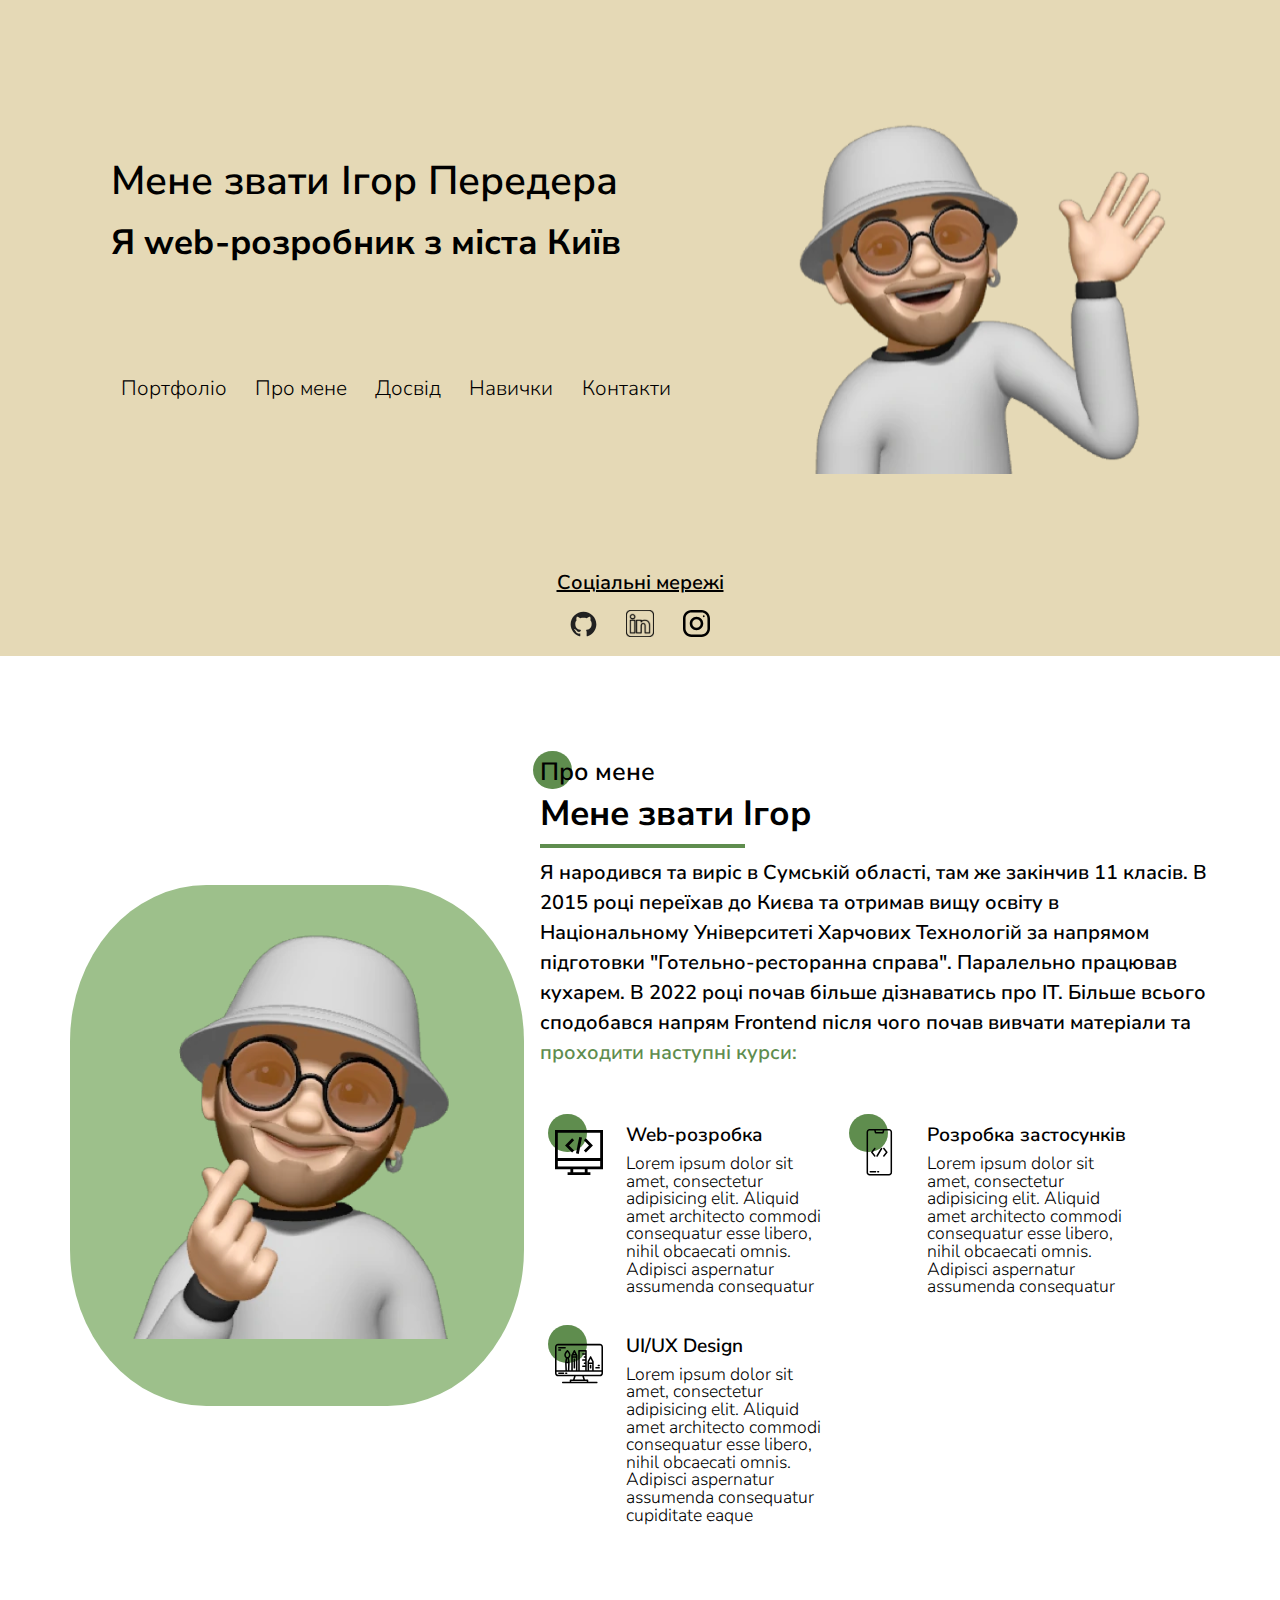
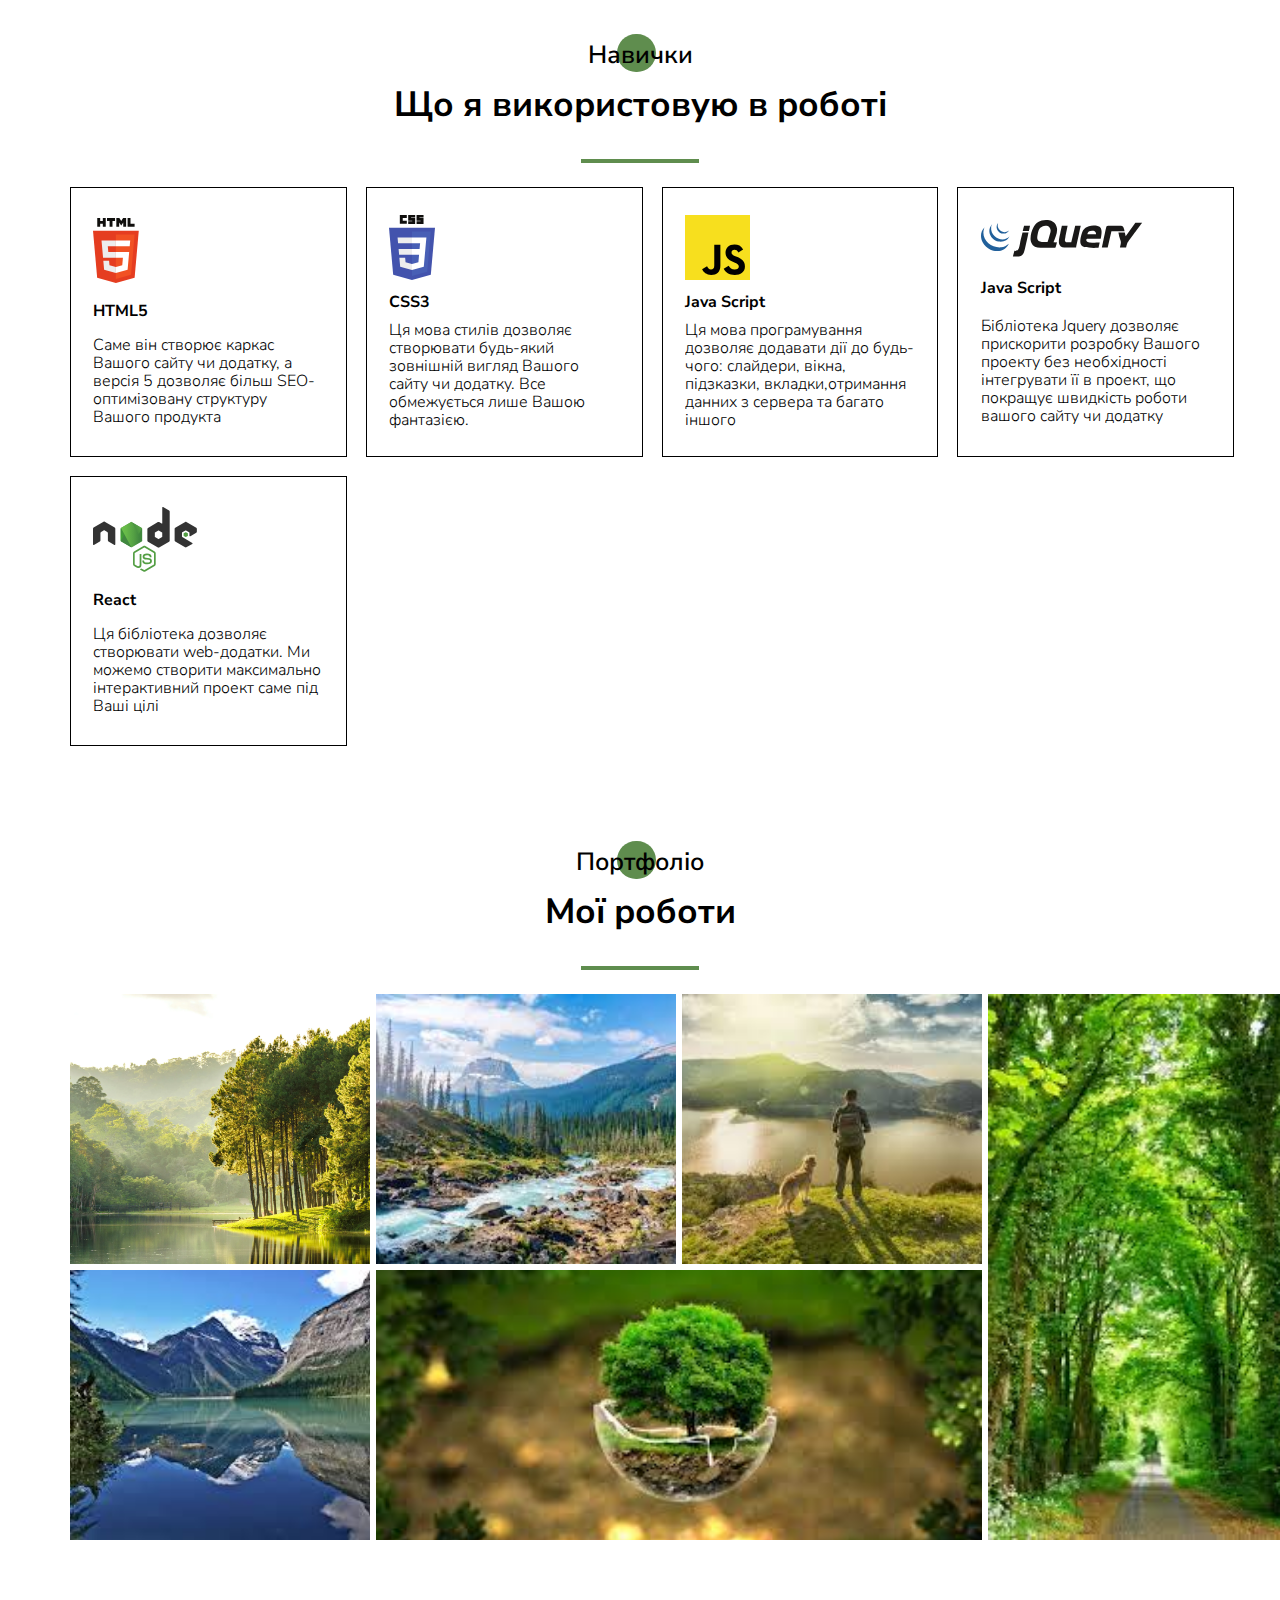
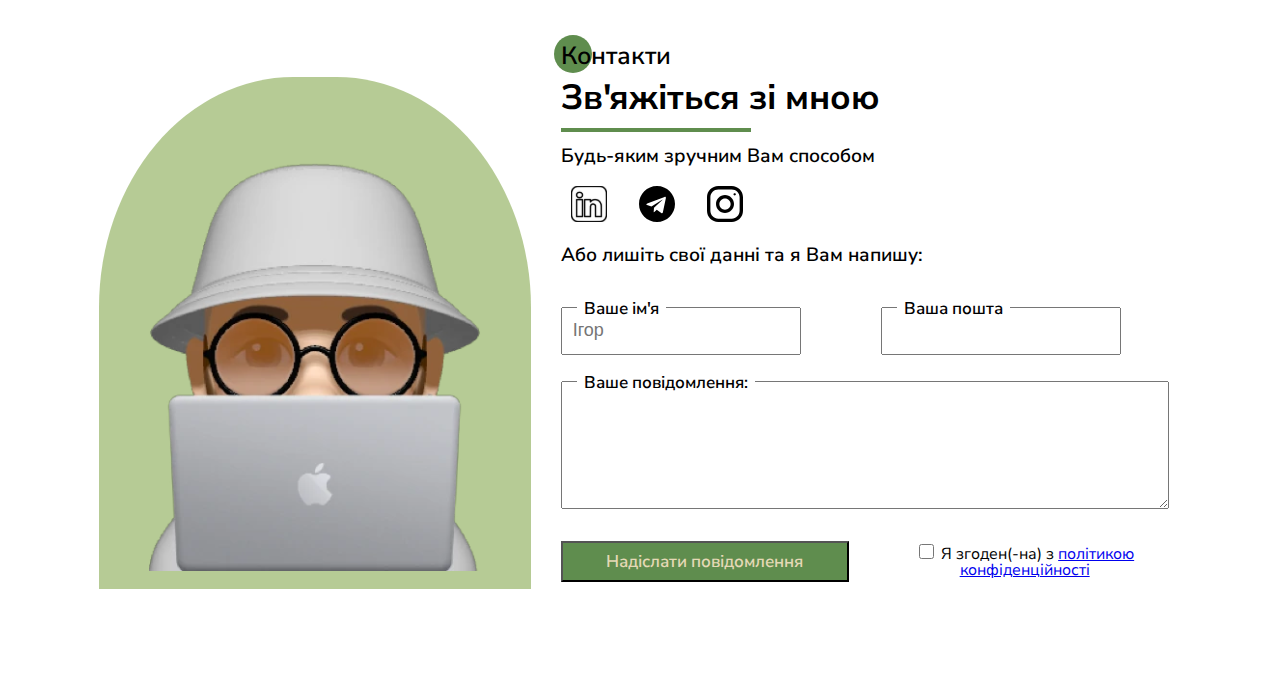
<file: portfolio/index.html>
<!DOCTYPE html>
<html lang="ua">
<head>
  <meta charset="UTF-8">
  <title>Peredera Ihor Portfolio</title>
  <link rel="stylesheet" href="style/style.css">
  <link rel="preconnect" href="https://fonts.googleapis.com">
  <link rel="preconnect" href="https://fonts.gstatic.com" crossorigin>
  <link href="https://fonts.googleapis.com/css2?family=Nunito+Sans:ital,wght@0,300;0,600;1,700&display=swap"
        rel="stylesheet">
</head>
<body>
<div class="page-wrap">
  <div class="promo">
    <div class="promo-content">
      <div class="promo-content__about">
        <h1>
          Мене звати Ігор Передера <br>
          <span>Я web-розробник з міста Київ</span>
        </h1>
        <div class="promo-navigation">
          <div class="promo-navigation-item">Портфоліо</div>
          <div class="promo-navigation-item">Про мене</div>
          <div class="promo-navigation-item">Досвід</div>
          <div class="promo-navigation-item">Навички</div>
          <div class="promo-navigation-item">Контакти</div>
        </div>
      </div>
      <div class="promo-content__photo">
        <img src="img/promo/main-photo.svg" alt="">
      </div>
    </div>
    <div class="promo-footer social">
      <div class="social-title">Соціальні мережі</div>

      <div class="git">
        <a href="https://github.com/perederaaai" target="_blank">
          <img src="img/social/Github.svg" alt="git" class="git-logo"></a>
      </div>
      <div class="linkedin">
        <a href="https://www.linkedin.com/in/ihor-peredera-26553726b/" target="_blank">
          <img src="img/social/linkedin.svg" alt="linkedin" class="linkedin-logo"></a>
      </div>
      <div class="instagram">
        <a href="https://www.instagram.com/perederaaai/" target="_blank">
          <img src="img/social/Instagram.svg" alt="inst" class="instagram-logo"></a>
      </div>
    </div>
  </div>

  <div class="about">
    <div class="about-photo">
      <img src="img/about/main-about.svg" alt="photo">
    </div>
    <div class="about-info">
      <div class="about-title"><p>Про мене</p>
        <div class="about-title__color"></div>
      </div>
      <h2 class="about-name">Мене звати Ігор</h2>
      <div class="about-info__hr"></div>
      <div class="about-info__text">
        Я народився та виріс в Сумській області, там же закінчив 11 класів.
        В 2015 році переїхав до Києва та отримав вищу освіту в Національному Університеті
        Харчових Технологій за напрямом підготовки "Готельно-ресторанна справа".
        Паралельно працював кухарем. В 2022 році почав більше дізнаватись про ІТ.
        Більше всього сподобався напрям Frontend після чого почав вивчати матеріали та
        <span>проходити наступні курси:</span>
      </div>

      <div class="courses">
        <div class="courses-skill">
          <div class="courses-skill__photo">
            <div class="courses-skill__photo-mark">
            </div>
            <img src="img/about/web-icon.svg" alt="web">
          </div>
          <div class="courses-skill__text">
            <div class="courses-skill__text-title">
              Web-розробка
            </div>
            Lorem ipsum dolor sit amet, consectetur adipisicing elit.
            Aliquid amet architecto commodi
            consequatur esse libero, nihil obcaecati omnis. Adipisci
            aspernatur assumenda consequatur
          </div>
        </div>
        <div class="courses-skill">
          <div class="courses-skill__photo">
            <div class="courses-skill__photo-mark">
            </div>
            <img src="img/about/mobile-icon.svg" alt="mobile">
          </div>
          <div class="courses-skill__text">
            <div class="courses-skill__text-title">
              Розробка застосунків
            </div>
            Lorem ipsum dolor sit amet, consectetur adipisicing elit.
            Aliquid amet architecto commodi
            consequatur esse libero, nihil obcaecati omnis. Adipisci
            aspernatur assumenda consequatur
          </div>
        </div>
        <div class="courses-skill">
          <div class="courses-skill__photo">
            <div class="courses-skill__photo-mark">
            </div>
            <img src="img/about/design-icon.svg" alt="design">
          </div>
          <div class="courses-skill__text">
            <div class="courses-skill__text-title">
              UI/UX Design
            </div>
            Lorem ipsum dolor sit amet, consectetur adipisicing elit.
            Aliquid amet architecto commodi
            consequatur esse libero, nihil obcaecati omnis. Adipisci
            aspernatur assumenda consequatur cupiditate eaque
          </div>
        </div>
      </div>
    </div>
  </div>

  <div class="practice">
    <div class="practice-title">
      <h3>Навички</h3>
      <div class="practice-title__mark"></div>
    </div>
    <div class="practice-sub-title">
      Що я використовую в роботі
    </div>
    <div class="practice-hr"></div>
    <div class="practice-content">
      <div class="item-skill">
        <div class="item-skill__img">
          <img src="img/practice/html5.svg" alt="">
        </div>
        <div class="item-skill__title">
          HTML5
        </div>
        <div class="item-skill__descr">
          Саме він створює каркас Вашого сайту чи додатку, а версія 5 дозволяє
          більш SEO-оптимізовану структуру Вашого продукта
        </div>
      </div>
      <div class="item-skill">
        <div class="item-skill__img">
          <img src="img/practice/css3.svg" alt="">
        </div>
        <div class="item-skill__title">
          CSS3
        </div>
        <div class="item-skill__descr">

          Ця мова стилів дозволяє створювати будь-який зовнішній вигляд
          Вашого сайту чи додатку. Все обмежується лише Вашою фантазією.
        </div>
      </div>
      <div class="item-skill">
        <div class="item-skill__img">
          <img src="img/practice/JS.svg" alt="">
        </div>
        <div class="item-skill__title">
          Java Script
        </div>
        <div class="item-skill__descr">
          Ця мова програмування дозволяє додавати дії до будь-чого:
          слайдери, вікна, підзказки, вкладки,отримання данних з сервера
          та багато іншого
        </div>
      </div>
      <div class="item-skill">
        <div class="item-skill__img">
          <img src="img/practice/Jquery.svg" alt="">
        </div>
        <div class="item-skill__title">
          Java Script
        </div>
        <div class="item-skill__descr">
          Бібліотека Jquery дозволяє прискорити розробку Вашого проекту
          без необхідності інтегрувати її в проект, що покращує швидкість роботи
          вашого сайту чи додатку
        </div>
      </div>
      <div class="item-skill">
        <div class="item-skill__img">
          <img src="img/practice/Node.js.svg" alt="">
        </div>
        <div class="item-skill__title">
          React
        </div>
        <div class="item-skill__descr">
          Ця бібліотека дозволяє створювати web-додатки.
          Ми можемо створити максимально інтерактивний проект саме під Ваші цілі
        </div>
      </div>

    </div>

    <div class="portfolio">
      <div class="portfolio-title">
        <h3>Портфоліо</h3>
        <div class="portfolio-title__mark"></div>
      </div>
      <div class="portfolio-sub-title">
        Мої роботи
      </div>
      <div class="portfolio-hr"></div>
      <div class="portfolio-wrapper">
        <div class="portfolio-item">
          <a href="#">
            <img src="img/portfolio/gettyimages-1146431497.webp" alt="1">
          </a>
        </div>
        <div class="portfolio-item">
          <a href="#">
            <img src="img/portfolio/2photo.jpeg" alt="2">
          </a>
        </div>
        <div class="portfolio-item">
          <a href="#">
            <img src="img/portfolio/3photo.jpeg" alt="3">
          </a>
        </div>
        <div class="portfolio-item portfolio-item-horizontal">
          <a href="#">
            <img src="img/portfolio/4photo.jpeg" alt="4">
          </a>
        </div>
        <div class="portfolio-item">
          <a href="#">
            <img src="img/portfolio/5photo.jpeg" alt="5">
          </a>
        </div>
        <div class="portfolio-item portfolio-item-vertical">
          <a href="#">
            <img src="img/portfolio/6photo.jpeg" alt="6">
          </a>
        </div>
      </div>
    </div>
  </div>

  <div class="contacts">
    <div class="contacts-photo">
      <img src="img/contacts/lastPhoto.svg" alt="">
    </div>
    <div class="contacts-wrapper">
      <div class="contacts-title"><p>Контакти</p>
        <div class="contacts-title__color"></div>
      </div>
      <div class="contacts-name">Зв'яжіться зі мною</div>
      <div class="contacts-hr"></div>

      <div class="contacts-descr">
        Будь-яким зручним Вам способом
      </div>
      <div class="contacts-app">
        <a href="https://www.linkedin.com/in/ihor-peredera-26553726b/">
          <img src="img/social/linkedin.svg" alt="linkedin"></a>
        <a href="https://t.me/perederai">
          <img src="img/social/Telegram.svg" alt="tg"></a>
        <a href="https://www.instagram.com/perederaaai/">
          <img src="img/social/Instagram.svg" alt="inst">
        </a>
      </div>
      <div class="contacts-descr">
        Або лишіть свої данні та я Вам напишу:
      </div>
      <form action="#" class="contacts-form">
        <div class="contacts-form__input"><input type="text" id="name" required placeholder="Ігор">
          <label for="name">
            Ваше ім'я
          </label></div>
        <div class="contacts-form__input">
          <input type="email" id="email" required>
          <label for="email">
            Ваша пошта
          </label></div>
        <div class="contacts-form__text">
          <textarea name="text" id="text" class="contacts-form__textarea">

        </textarea>
          <label for="text">Ваше повідомлення:</label>
        </div>
        <button class="contacts-form__btn">
          Надіслати повідомлення
        </button>
        <div class="contacts-form__privacy">
          <input type="checkbox" required> Я згоден(-на) з
          <a href="privacy/privacy.html" target="_blank">політикою конфіденційності</a>
        </div>
      </form>
    </div>
  </div>

</div>

</body>
</html>
</file>
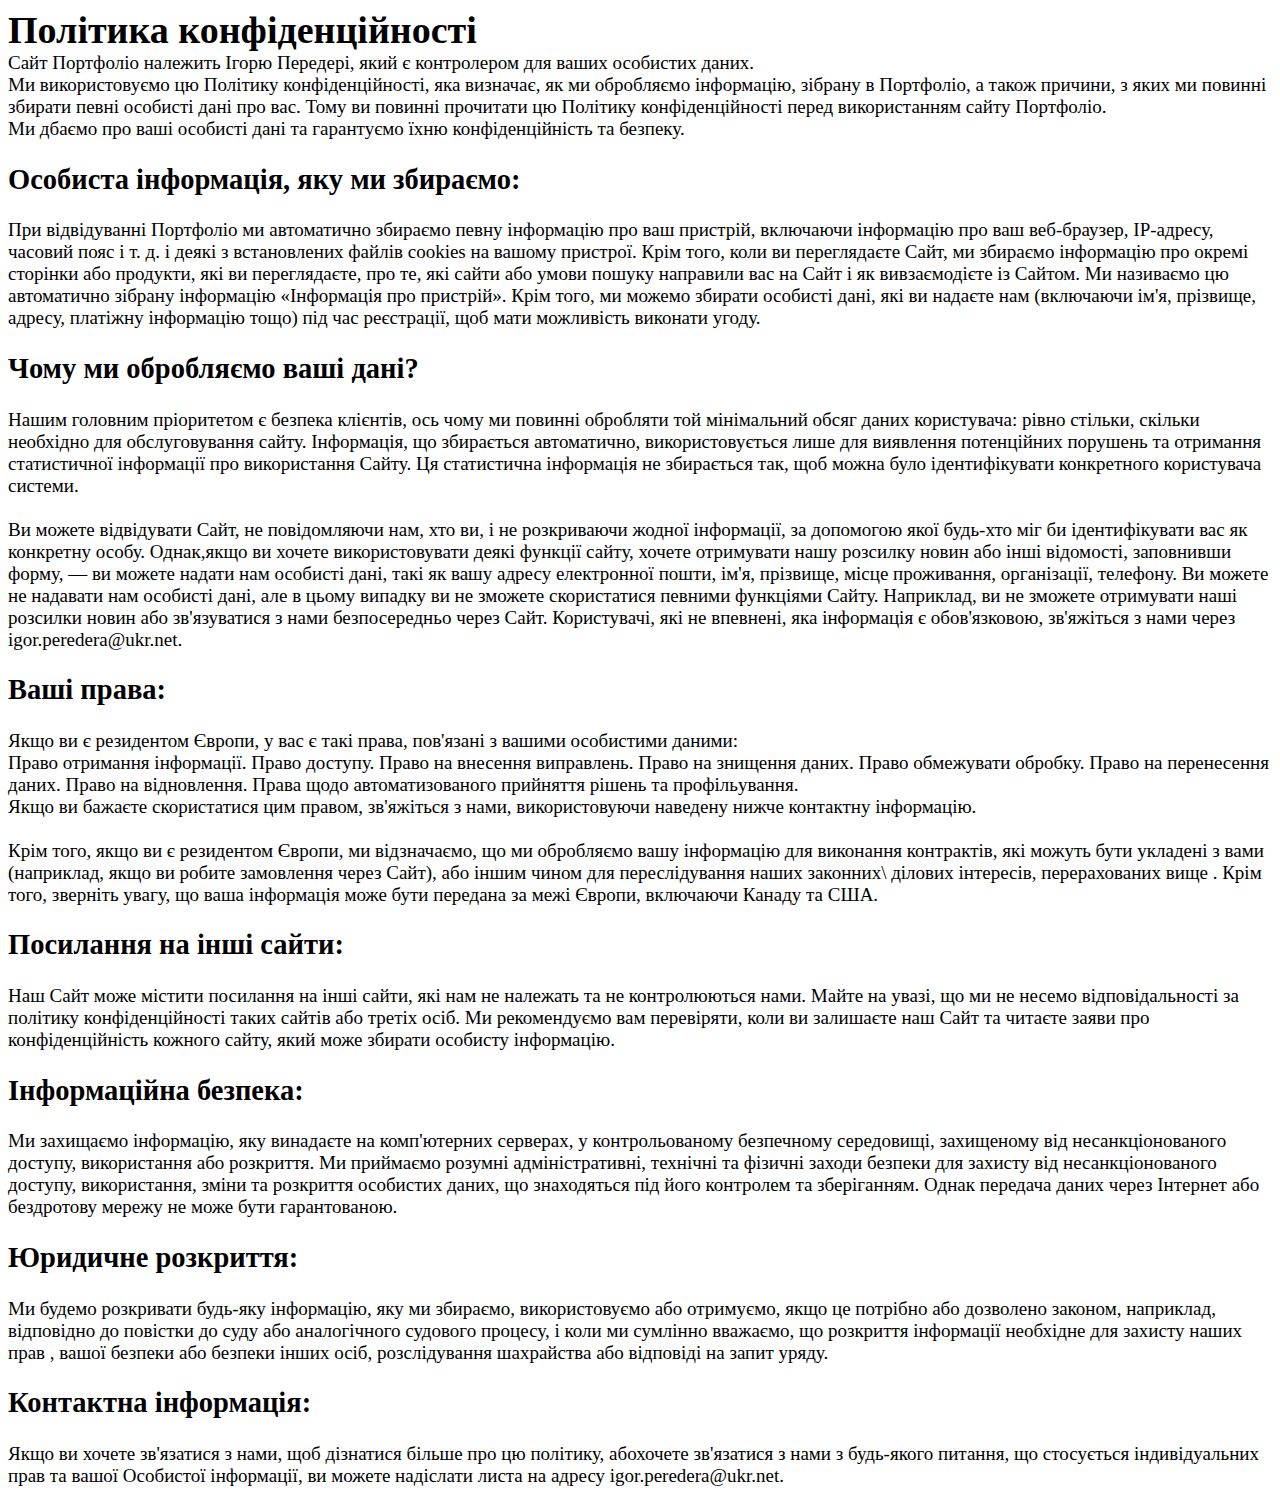
<file: portfolio/privacy/privacy.html>
<!DOCTYPE html>
<html lang="">
<head>
  <meta charset="UTF-8">
  <title>Privacy</title>
  <link rel="stylesheet" href="privacyStyle.css">
</head>
<body>
<div>
  <h1>Політика конфіденційності</h1>
  Сайт Портфоліо належить Ігорю Передері, який є контролером
  для ваших особистих даних. <br> Ми використовуємо цю Політику конфіденційності,
  яка визначає, як ми обробляємо інформацію, зібрану в Портфоліо, а також
  причини, з яких ми повинні збирати певні особисті дані про вас.
  Тому ви повинні прочитати цю Політику конфіденційності
  перед використанням сайту Портфоліо. <br>
  Ми дбаємо про ваші особисті дані та гарантуємо їхню конфіденційність та
  безпеку.
  <h2>Особиста інформація, яку ми збираємо:</h2>
  При відвідуванні Портфоліо ми автоматично збираємо певну інформацію про
  ваш пристрій, включаючи інформацію про ваш веб-браузер, IP-адресу, часовий пояс і т. д. і деякі з
  встановлених файлів cookies на вашому пристрої. Крім того, коли ви переглядаєте Сайт, ми збираємо
  інформацію про окремі сторінки або продукти, які ви переглядаєте, про те, які сайти або умови пошуку
  направили вас на Сайт і як вивзаємодієте із Сайтом. Ми називаємо цю автоматично зібрану інформацію «Інформація про
  пристрій». Крім того, ми можемо збирати особисті дані,
  які ви надаєте нам (включаючи ім'я, прізвище, адресу, платіжну інформацію тощо) під час реєстрації, щоб мати
  можливість виконати угоду.
  <h2>Чому ми обробляємо ваші дані?</h2>
  Нашим головним пріоритетом є безпека клієнтів, ось чому ми повинні обробляти той мінімальний обсяг даних
  користувача: рівно стільки, скільки необхідно для обслуговування сайту.
  Інформація, що збирається автоматично, використовується лише для виявлення потенційних порушень та отримання
  статистичної інформації про використання Сайту.
  Ця статистична інформація не збирається так, щоб можна було
  ідентифікувати конкретного користувача системи.
  <br>
  <br>
  Ви можете відвідувати Сайт, не повідомляючи нам, хто ви, і не
  розкриваючи жодної інформації, за допомогою якої будь-хто міг би ідентифікувати вас як конкретну особу.
  Однак,якщо ви хочете використовувати деякі функції сайту, хочете отримувати нашу розсилку новин або інші
  відомості, заповнивши форму, — ви можете надати нам особисті дані, такі як вашу адресу електронної пошти,
  ім'я, прізвище, місце проживання, організації, телефону. Ви можете не надавати нам особисті дані, але в цьому
  випадку ви не зможете скористатися певними функціями Сайту. Наприклад, ви не зможете отримувати наші розсилки
  новин або зв'язуватися з нами безпосередньо через Сайт. Користувачі, які не впевнені, яка інформація є
  обов'язковою, зв'яжіться з нами через igor.peredera@ukr.net.
  <h2>Ваші права:</h2>
  Якщо ви є резидентом Європи, у вас є такі права, пов'язані з вашими особистими даними:
  <br>
  Право отримання інформації.
  Право доступу.
  Право на внесення виправлень.
  Право на знищення даних.
  Право обмежувати обробку.
  Право на перенесення даних.
  Право на відновлення.
  Права щодо автоматизованого прийняття рішень та профільування.
  <br>
  Якщо ви бажаєте скористатися цим правом, зв'яжіться з нами, використовуючи наведену нижче контактну
  інформацію.
  <br>
  <br>
  Крім того, якщо ви є резидентом Європи, ми відзначаємо, що ми обробляємо вашу інформацію для виконання
  контрактів, які можуть бути укладені
  з вами (наприклад, якщо ви робите замовлення через Сайт), або іншим чином для переслідування наших законних\
  ділових інтересів, перерахованих вище . Крім того, зверніть увагу, що ваша інформація може бути передана за межі Європи,
  включаючи Канаду та США.

  <h2>Посилання на інші сайти:</h2>
  Наш Сайт може містити посилання на інші сайти, які нам не належать та
  не контролюються нами. Майте на увазі, що ми не несемо відповідальності за політику конфіденційності
  таких сайтів або
  третіх осіб. Ми рекомендуємо вам перевіряти, коли ви залишаєте наш
  Сайт та читаєте заяви про конфіденційність кожного
  сайту, який може збирати особисту інформацію.
  <h2>Інформаційна безпека:</h2>
  Ми захищаємо інформацію, яку винадаєте на
  комп'ютерних серверах, у контрольованому безпечному середовищі, захищеному від несанкціонованого доступу,
  використання
  або розкриття. Ми приймаємо розумні адміністративні, технічні та фізичні заходи безпеки для захисту від
  несанкціонованого доступу, використання, зміни та розкриття особистих даних, що знаходяться під його контролем
  та
  зберіганням. Однак передача даних через Інтернет або бездротову мережу не може бути гарантованою.
  <h2>Юридичне розкриття:</h2>
  Ми
  будемо розкривати будь-яку інформацію, яку ми збираємо, використовуємо або отримуємо, якщо це потрібно
  або дозволено
  законом, наприклад, відповідно до повістки до суду або аналогічного судового процесу, і коли ми сумлінно
  вважаємо, що
  розкриття інформації необхідне для захисту наших прав , вашої безпеки або безпеки інших осіб, розслідування
  шахрайства
  або відповіді на запит уряду.
  <h2>Контактна інформація:</h2>
  Якщо ви хочете зв'язатися з нами, щоб дізнатися більше про цю
  політику, абохочете зв'язатися з нами з будь-якого питання, що стосується індивідуальних прав та вашої Особистої
  інформації, ви можете надіслати листа на адресу igor.peredera@ukr.net.
</div>
</body>
</html>
</file>
<file: portfolio/privacy/privacyStyle.css>
h1 {
  margin: 0 auto;
}

div {
  font-size: 19px;
}

body {
  margin-bottom: 20px;
}

/*# sourceMappingURL=privacyStyle.css.map */
</file>
<file: portfolio/style/style.css>
@import "reset.css";
.page-wrap {
  padding-bottom: 0.1rem;
}

.promo {
  background-color: #E5D9B6;
  height: 41rem;
  position: relative;
}
.promo-burger {
  position: absolute;
  top: 20px;
  right: 20px;
  cursor: pointer;
}
.promo-content {
  max-width: 1140px;
  margin: 0 auto;
  display: flex;
  justify-content: space-evenly;
  align-items: center;
  height: 35rem;
}
.promo-content__about {
  width: 50%;
  height: 80%;
  display: flex;
  flex-direction: column;
  justify-content: space-evenly;
}
.promo-content__about h1 {
  font-family: "Nunito Sans", sans-serif;
  font-weight: 600;
  font-size: 40px;
  line-height: 60px;
}
.promo-content__about h1 span {
  font-weight: 700;
  font-size: 35px;
}
.promo-content__photo {
  width: 28rem;
}
.promo-content__photo img {
  width: 100%;
}
.promo-navigation {
  font-family: "Nunito Sans", sans-serif;
  font-weight: 300;
  font-size: 1.3em;
  display: flex;
  flex-wrap: wrap;
  justify-content: space-between;
}
.promo-navigation-item {
  cursor: pointer;
  padding: 9px;
  border: 1px solid transparent;
}
.promo-navigation-item:hover {
  background-color: #A4BE7B;
  border: 2px solid #5F8D4E;
}
.promo-footer {
  max-width: 1140px;
  margin: 0 auto;
  display: flex;
  flex-wrap: wrap;
  align-items: center;
  width: 170px;
  justify-content: space-around;
  text-decoration: underline;
}
.promo .social-title {
  font-family: "Nunito Sans", sans-serif;
  font-weight: 600;
  font-size: 20px;
  line-height: 45px;
}
.promo .social .git, .promo .social .linkedin, .promo .social .instagram {
  width: 1.7rem;
  padding: 5px;
}
.promo .social a > img {
  width: 100%;
}
.promo .social > div:nth-child(n+2):hover {
  background-color: #A4BE7B;
  border-radius: 2rem;
}

.about {
  max-width: 1140px;
  margin: 0 auto;
  display: flex;
  justify-content: space-evenly;
  align-items: center;
  margin-top: 6rem;
  font-family: "Nunito Sans", sans-serif;
}
.about-photo {
  width: 29em;
  background-color: #9DC08B;
  border-radius: 30%;
  margin-right: 1rem;
}
.about-photo img {
  width: 100%;
  padding-bottom: 4rem;
}
.about-info {
  width: 60%;
}
.about-info__hr {
  width: 30%;
  border: 2px solid #5F8D4E;
}
.about-info__text {
  padding-top: 10px;
  font-family: "Nunito Sans", sans-serif;
  font-weight: 600;
  font-size: 20px;
  line-height: 30px;
}
.about-info__text span {
  color: #5F8D4E;
}
.about-title {
  font-family: "Nunito Sans", sans-serif;
  font-weight: 600;
  font-size: 25px;
  line-height: 40px;
  position: relative;
  height: 2rem;
}
.about-title p {
  position: absolute;
  z-index: 99;
}
.about-title__color {
  position: absolute;
  padding: 1.2rem;
  background-color: #5F8D4E;
  border-radius: 50px;
  z-index: 1;
  top: -1px;
  left: -7px;
}
.about-name {
  font-family: "Nunito Sans", sans-serif;
  font-weight: 700;
  font-size: 35px;
  line-height: 60px;
}

.courses {
  display: flex;
  flex-wrap: wrap;
  margin-top: 2rem;
}
.courses-skill {
  display: flex;
  max-width: 45%;
  padding: 15px;
  gap: 7px;
}
.courses-skill__photo {
  width: 4rem;
  position: relative;
}
.courses-skill__photo-mark {
  position: absolute;
  padding: 1.2rem;
  background-color: #5F8D4E;
  border-radius: 50px;
  z-index: 1;
  top: -1px;
  left: -7px;
}
.courses-skill__photo img {
  position: absolute;
  z-index: 99;
  top: 14px;
  width: 3rem;
  height: 3rem;
}
.courses-skill__text {
  width: 200px;
  font-family: "Nunito Sans", sans-serif;
  font-weight: 300;
  font-size: 1.1rem;
}
.courses-skill__text-title {
  font-weight: 600;
  line-height: 40px;
  font-size: 1.2rem;
}

.practice {
  max-width: 1140px;
  margin: 0 auto;
  margin-top: 6rem;
  position: relative;
}
.practice-title {
  font-family: "Nunito Sans", sans-serif;
  font-weight: 600;
  font-size: 25px;
  line-height: 40px;
  text-align: center;
}
.practice-title h3 {
  position: relative;
  z-index: 99;
}
.practice-title__mark {
  position: absolute;
  padding: 1.2rem;
  background-color: #5F8D4E;
  border-radius: 50px;
  z-index: 1;
  top: -1px;
  left: -7px;
  left: 48%;
}
.practice-sub-title {
  font-family: "Nunito Sans", sans-serif;
  font-weight: 700;
  font-size: 35px;
  line-height: 60px;
  text-align: center;
}
.practice-hr {
  width: 10%;
  border: 2px solid #5F8D4E;
  margin: 1.5rem auto;
}
.practice-content {
  display: grid;
  margin-top: 15px;
  grid-template-columns: repeat(4, 1fr);
  grid-template-rows: repeat(2, 270px);
  grid-auto-rows: 270px;
  grid-gap: 19px;
}

.item-skill {
  display: flex;
  flex-direction: column;
  justify-content: space-around;
  width: 100%;
  height: 100%;
  border: 1px solid black;
  box-sizing: border-box;
  padding: 1.4rem;
  font-family: "Nunito Sans", sans-serif;
}
.item-skill__img {
  max-width: 65px;
}
.item-skill__imgimg {
  width: 100%;
}
.item-skill__title {
  font-weight: 700;
  font-size: 16px;
  line-height: 21px;
}
.item-skill__descr {
  width: 230px;
  overflow: scroll;
  font-weight: 300;
  font-size: 16px;
  line-height: 18px;
}

.portfolio {
  max-width: 1140px;
  margin: 0 auto;
  margin-top: 6rem;
  position: relative;
}
.portfolio-title {
  font-family: "Nunito Sans", sans-serif;
  font-weight: 600;
  font-size: 25px;
  line-height: 40px;
  text-align: center;
}
.portfolio-title h3 {
  position: relative;
  z-index: 99;
}
.portfolio-title__mark {
  position: absolute;
  padding: 1.2rem;
  background-color: #5F8D4E;
  border-radius: 50px;
  z-index: 1;
  top: -1px;
  left: -7px;
  left: 48%;
}
.portfolio-sub-title {
  font-family: "Nunito Sans", sans-serif;
  font-weight: 700;
  font-size: 35px;
  line-height: 60px;
  text-align: center;
}
.portfolio-hr {
  width: 10%;
  border: 2px solid #5F8D4E;
  margin: 1.5rem auto;
}
.portfolio-wrapper {
  display: grid;
  grid-template: repeat(2, 270px)/repeat(4, 300px);
  grid-auto-rows: 270px;
  gap: 6px;
}
.portfolio-item {
  transition: 1s;
}
.portfolio-item a {
  width: 270px;
  height: 300px;
}
.portfolio-item a img {
  width: 100%;
  height: 100%;
  object-fit: cover;
}
.portfolio-item-horizontal {
  grid-column: 4/5;
  grid-row: 1/3;
}
.portfolio-item-vertical {
  grid-column: 2/4;
}
.portfolio-item:hover {
  filter: sepia(40%);
  transform: scale(1.03);
}

.contacts {
  max-width: 1140px;
  margin: 0 auto;
  display: flex;
  justify-content: space-evenly;
  align-items: center;
  margin: 6rem auto 3rem auto;
  font-family: "Nunito Sans", sans-serif;
}
.contacts-photo {
  width: 27em;
  background-color: rgba(164, 190, 123, 0.8);
  padding-bottom: 15px;
  border-top-right-radius: 45%;
  border-top-left-radius: 45%;
}
.contacts-photo img {
  width: 100%;
}
.contacts-title {
  font-family: "Nunito Sans", sans-serif;
  font-weight: 600;
  font-size: 25px;
  line-height: 40px;
  position: relative;
  height: 2rem;
}
.contacts-title p {
  position: absolute;
  z-index: 99;
}
.contacts-title__color {
  position: absolute;
  padding: 1.2rem;
  background-color: #5F8D4E;
  border-radius: 50px;
  z-index: 1;
  top: -1px;
  left: -7px;
}
.contacts-name {
  font-family: "Nunito Sans", sans-serif;
  font-weight: 700;
  font-size: 35px;
  line-height: 60px;
}
.contacts-hr {
  width: 30%;
  border: 2px solid #5F8D4E;
  margin-bottom: 4px;
}
.contacts-descr {
  font-weight: 600;
  line-height: 40px;
  font-size: 1.2rem;
}
.contacts-app {
  display: flex;
  flex-wrap: wrap;
  gap: 2rem;
  width: 600px;
  margin: 10px;
}
.contacts-app a {
  width: 36px;
}
.contacts-app img {
  width: 100%;
}
.contacts-app img:hover {
  transition: 1.5s;
  transform: scale(1.3);
}
.contacts .contacts-form {
  margin: 2rem 0 3rem 0;
  display: grid;
  grid-template-columns: repeat(2, 18rem);
  grid-template-rows: 2.6rem 8rem 2.6rem;
  gap: 2rem;
}
.contacts .contacts-form__input {
  width: 14rem;
  height: 100%;
  position: relative;
  z-index: 1;
}
.contacts .contacts-form input {
  width: 100%;
  height: 100%;
  padding-left: 10px;
  font-size: 18px;
}
.contacts .contacts-form label {
  position: absolute;
  z-index: 99;
  top: -7px;
  left: 1rem;
  background-color: #fff;
  padding: 0 7px;
  font-size: 17px;
  font-weight: 600;
}
.contacts .contacts-form__text {
  grid-column: 1/3;
  grid-row: 2/3;
  width: 100%;
  height: 100%;
  position: relative;
}
.contacts .contacts-form__textarea {
  width: 100%;
  height: 100%;
  padding: 10px;
  box-sizing: border-box;
}
.contacts .contacts-form__btn {
  background-color: #5F8D4E;
  font-family: "Nunito Sans", sans-serif;
  font-weight: 600;
  font-size: 17px;
  cursor: pointer;
  color: #E5D9B6;
}
.contacts .contacts-form__privacy {
  font-family: "Nunito Sans", sans-serif;
  font-size: 16px;
  text-align: center;
}
.contacts .contacts-form__privacy input {
  width: 15px;
  height: 15px;
}

/*# sourceMappingURL=style.css.map */
</file>
